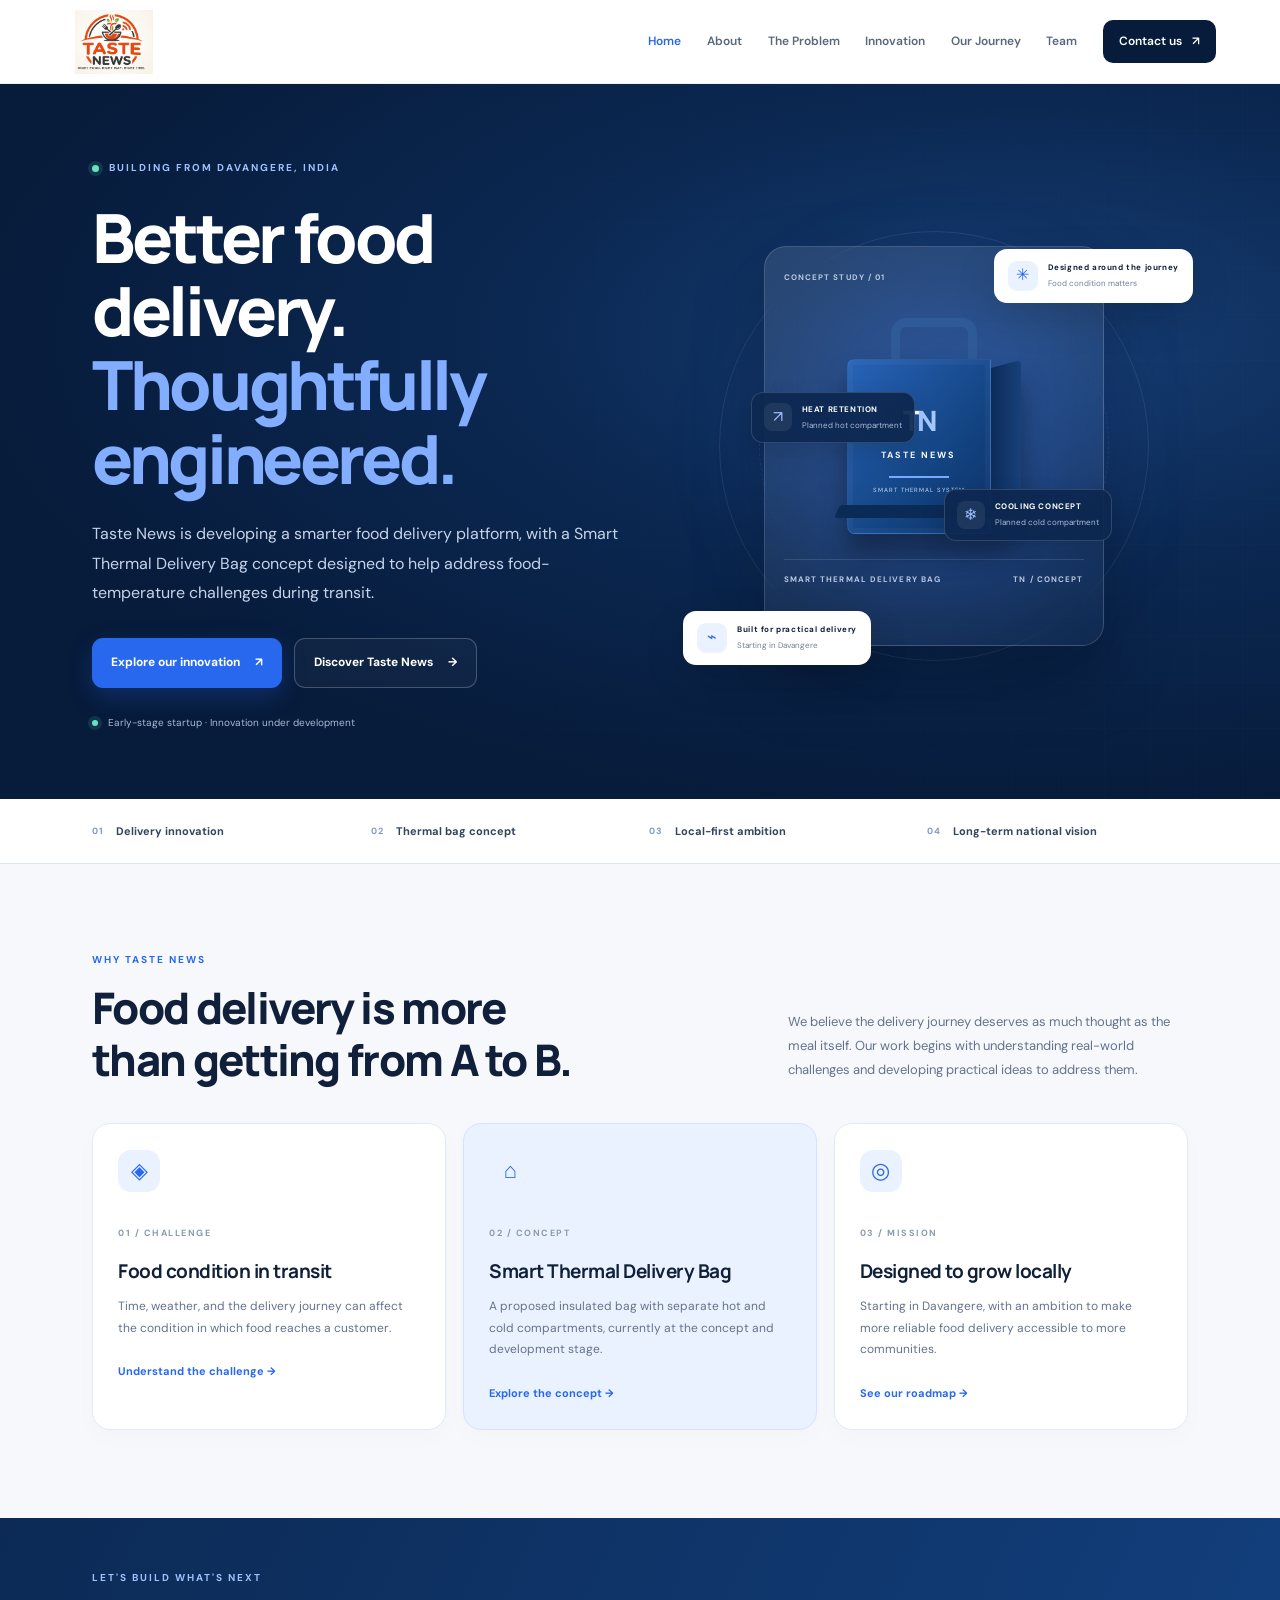
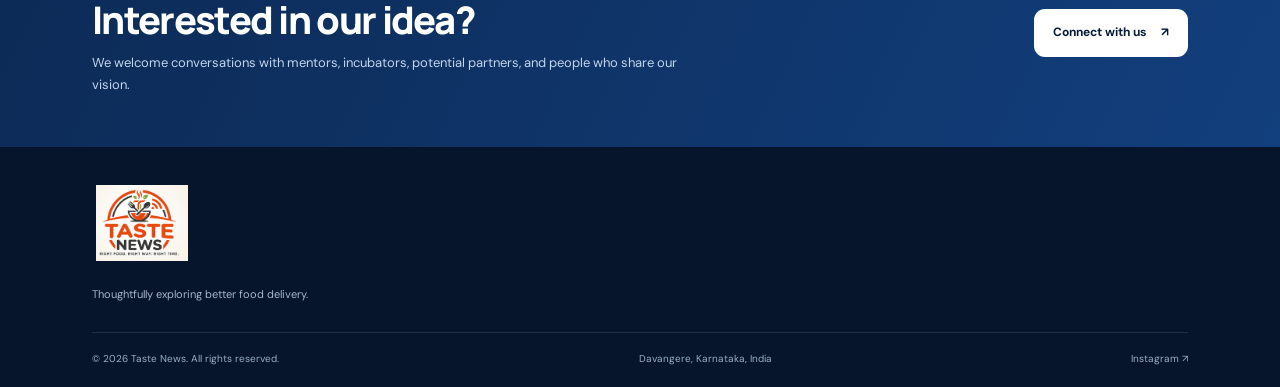
<file: index.html>
<!doctype html>
<html lang="en">
<head>
  <meta charset="utf-8"><meta name="viewport" content="width=device-width, initial-scale=1">
  <meta name="description" content="Taste News is developing smarter food delivery solutions, including a Smart Thermal Delivery Bag concept, starting in Davangere, Karnataka.">
  <meta name="theme-color" content="#071b3a">
  <title>Taste News | Smart Food Delivery Innovation</title>
  <link rel="preconnect" href="https://fonts.googleapis.com"><link rel="preconnect" href="https://fonts.gstatic.com" crossorigin>
  <link href="https://fonts.googleapis.com/css2?family=DM+Sans:wght@400;500;600;700&family=Manrope:wght@400;500;600;700;800&display=swap" rel="stylesheet">
  <link rel="stylesheet" href="styles.css">
</head>
<body>
<header class="site-header"><a class="brand" href="index.html" aria-label="Taste News home"><img class="brand-logo" src="taste-news-logo.png.png" alt="Taste News — Right Food. Right Way. Right Time."></a>
<button class="menu-toggle" aria-label="Toggle navigation" aria-expanded="false">☰</button>
<nav class="nav"><a class="active" href="index.html">Home</a><a href="about.html">About</a><a href="problem.html">The Problem</a><a href="innovation.html">Innovation</a><a href="journey.html">Our Journey</a><a href="team.html">Team</a><a class="nav-contact" href="contact.html">Contact us <span>↗</span></a></nav></header>
<main>
<section class="hero"><div class="hero-grid"></div><div class="hero-copy"><div class="eyebrow"><span class="pulse"></span> BUILDING FROM DAVANGERE, INDIA</div><h1>Better food delivery.<br><span>Thoughtfully engineered.</span></h1><p class="hero-lead">Taste News is developing a smarter food delivery platform, with a Smart Thermal Delivery Bag concept designed to help address food-temperature challenges during transit.</p><div class="hero-actions"><a class="button button-primary" href="innovation.html">Explore our innovation <span>↗</span></a><a class="button button-ghost" href="about.html">Discover Taste News <span>→</span></a></div><div class="hero-note"><span class="note-dot"></span> Early-stage startup · Innovation under development</div></div>
<div class="hero-visual"><div class="orbit orbit-one"></div><div class="orbit orbit-two"></div><div class="visual-glow"></div><div class="bag-card"><div class="bag-top"><span class="mini-label">CONCEPT STUDY / 01</span><span class="status-pill">IN DEVELOPMENT</span></div><div class="bag-illustration"><div class="bag-handle"></div><div class="bag-body"><div class="bag-front"><div class="bag-logo">T<span>N</span></div><div class="bag-wordmark">TASTE NEWS</div><div class="bag-line"></div><div class="bag-caption">SMART THERMAL SYSTEM</div></div><div class="bag-side"></div></div><div class="bag-base"></div></div><div class="temp-label temp-hot"><span>↗</span><div><b>HEAT RETENTION</b><small>Planned hot compartment</small></div></div><div class="temp-label temp-cold"><span>❄</span><div><b>COOLING CONCEPT</b><small>Planned cold compartment</small></div></div><div class="bag-bottom"><span>SMART THERMAL DELIVERY BAG</span><span>TN / CONCEPT</span></div></div><div class="floating-chip chip-top"><span class="chip-icon">✳</span><span><b>Designed around the journey</b><small>Food condition matters</small></span></div><div class="floating-chip chip-bottom"><span class="chip-icon">⌁</span><span><b>Built for practical delivery</b><small>Starting in Davangere</small></span></div></div></section>
<section class="trust-strip"><div><span class="strip-number">01</span><span>Delivery innovation</span></div><div><span class="strip-number">02</span><span>Thermal bag concept</span></div><div><span class="strip-number">03</span><span>Local-first ambition</span></div><div><span class="strip-number">04</span><span>Long-term national vision</span></div></section>
<section class="section section-light"><div class="section-heading"><div><div class="eyebrow dark-eyebrow">WHY TASTE NEWS</div><h2>Food delivery is more<br>than getting from A to B.</h2></div><p>We believe the delivery journey deserves as much thought as the meal itself. Our work begins with understanding real-world challenges and developing practical ideas to address them.</p></div><div class="feature-grid"><article class="feature-card"><div class="feature-icon">◈</div><span class="card-index">01 / CHALLENGE</span><h3>Food condition in transit</h3><p>Time, weather, and the delivery journey can affect the condition in which food reaches a customer.</p><a href="problem.html" class="text-link">Understand the challenge →</a></article><article class="feature-card feature-card-blue"><div class="feature-icon">⌂</div><span class="card-index">02 / CONCEPT</span><h3>Smart Thermal Delivery Bag</h3><p>A proposed insulated bag with separate hot and cold compartments, currently at the concept and development stage.</p><a href="innovation.html" class="text-link">Explore the concept →</a></article><article class="feature-card"><div class="feature-icon">◎</div><span class="card-index">03 / MISSION</span><h3>Designed to grow locally</h3><p>Starting in Davangere, with an ambition to make more reliable food delivery accessible to more communities.</p><a href="journey.html" class="text-link">See our roadmap →</a></article></div></section>
<section class="cta-band"><div><div class="eyebrow">LET'S BUILD WHAT'S NEXT</div><h2>Interested in our idea?</h2><p>We welcome conversations with mentors, incubators, potential partners, and people who share our vision.</p></div><a class="button button-white" href="contact.html">Connect with us <span>↗</span></a></section>
</main><footer class="footer"><a class="brand brand-footer" href="index.html"><img class="brand-logo" src="taste-news-logo.png.png" alt="Taste News — Right Food. Right Way. Right Time."></a><p>Thoughtfully exploring better food delivery.</p><div class="footer-bottom"><span>© <span data-year></span> Taste News. All rights reserved.</span><span>Davangere, Karnataka, India</span><span><a href="https://www.instagram.com/taste_news_offical/" target="_blank" rel="noreferrer">Instagram ↗</a></span></div></footer><script src="script.js"></script></body></html>
</file>
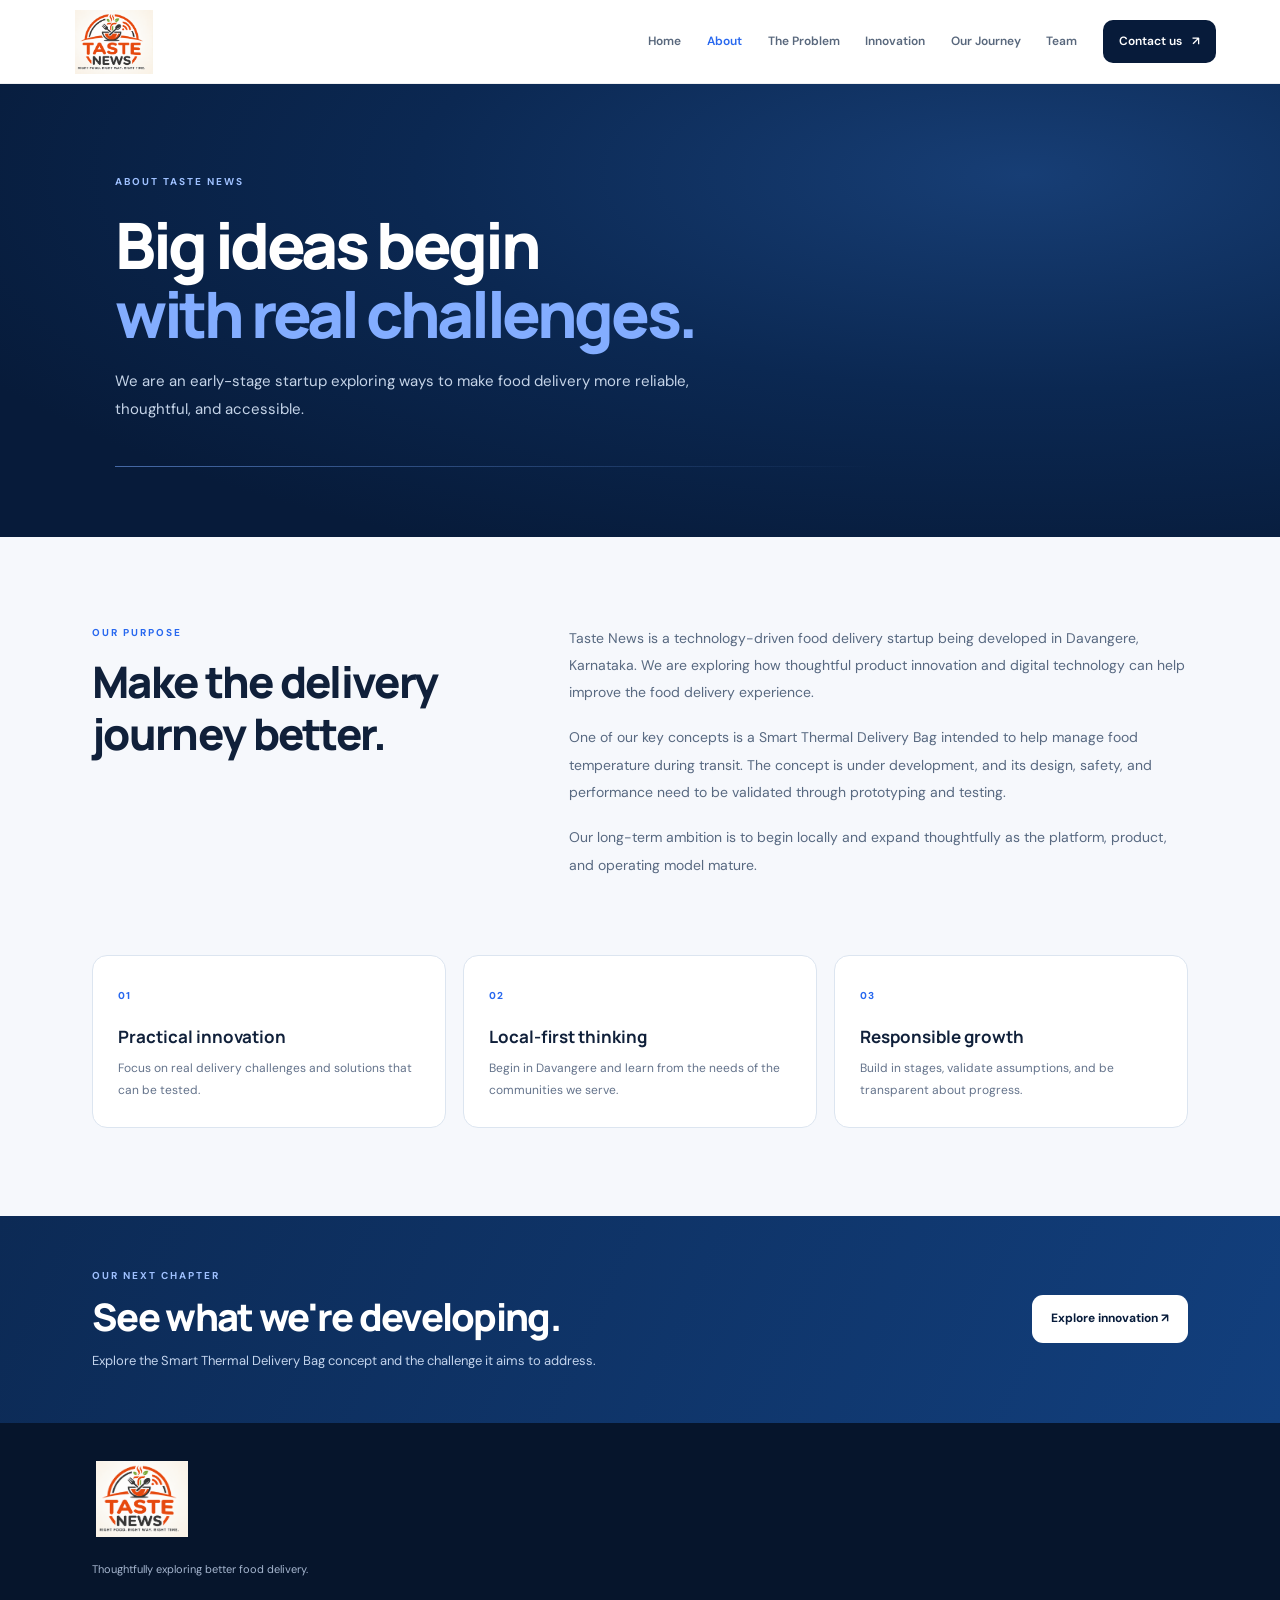
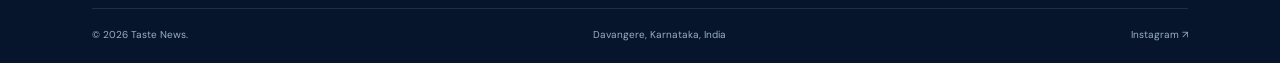
<file: about.html>
<!doctype html><html lang="en"><head><meta charset="utf-8"><meta name="viewport" content="width=device-width, initial-scale=1"><meta name="description" content="Learn about Taste News, our mission, and our approach to smarter food delivery."><title>About Us | Taste News</title><link href="https://fonts.googleapis.com/css2?family=DM+Sans:wght@400;500;600;700&family=Manrope:wght@400;500;600;700;800&display=swap" rel="stylesheet"><link rel="stylesheet" href="styles.css"></head><body><header class="site-header"><a class="brand" href="index.html"><img class="brand-logo" src="taste-news-logo.png.png" alt="Taste News — Right Food. Right Way. Right Time."></a><button class="menu-toggle" aria-label="Toggle navigation" aria-expanded="false">☰</button><nav class="nav"><a href="index.html">Home</a><a class="active" href="about.html">About</a><a href="problem.html">The Problem</a><a href="innovation.html">Innovation</a><a href="journey.html">Our Journey</a><a href="team.html">Team</a><a class="nav-contact" href="contact.html">Contact us <span>↗</span></a></nav></header><main><section class="page-hero"><div class="eyebrow">ABOUT TASTE NEWS</div><h1>Big ideas begin<br><span>with real challenges.</span></h1><p>We are an early-stage startup exploring ways to make food delivery more reliable, thoughtful, and accessible.</p><div class="page-hero-line"></div></section><section class="section section-light"><div class="split-section"><div><div class="eyebrow dark-eyebrow">OUR PURPOSE</div><h2>Make the delivery journey better.</h2></div><div class="prose"><p>Taste News is a technology-driven food delivery startup being developed in Davangere, Karnataka. We are exploring how thoughtful product innovation and digital technology can help improve the food delivery experience.</p><p>One of our key concepts is a Smart Thermal Delivery Bag intended to help manage food temperature during transit. The concept is under development, and its design, safety, and performance need to be validated through prototyping and testing.</p><p>Our long-term ambition is to begin locally and expand thoughtfully as the platform, product, and operating model mature.</p></div></div><div class="values-grid"><article><span>01</span><h3>Practical innovation</h3><p>Focus on real delivery challenges and solutions that can be tested.</p></article><article><span>02</span><h3>Local-first thinking</h3><p>Begin in Davangere and learn from the needs of the communities we serve.</p></article><article><span>03</span><h3>Responsible growth</h3><p>Build in stages, validate assumptions, and be transparent about progress.</p></article></div></section><section class="cta-band"><div><div class="eyebrow">OUR NEXT CHAPTER</div><h2>See what we're developing.</h2><p>Explore the Smart Thermal Delivery Bag concept and the challenge it aims to address.</p></div><a class="button button-white" href="innovation.html">Explore innovation ↗</a></section></main><footer class="footer"><a class="brand brand-footer" href="index.html"><img class="brand-logo" src="taste-news-logo.png.png" alt="Taste News — Right Food. Right Way. Right Time."></a><p>Thoughtfully exploring better food delivery.</p><div class="footer-bottom"><span>© <span data-year></span> Taste News.</span><span>Davangere, Karnataka, India</span><span><a href="https://www.instagram.com/taste_news_offical/" target="_blank" rel="noreferrer">Instagram ↗</a></span></div></footer><script src="script.js"></script></body></html>
</file>
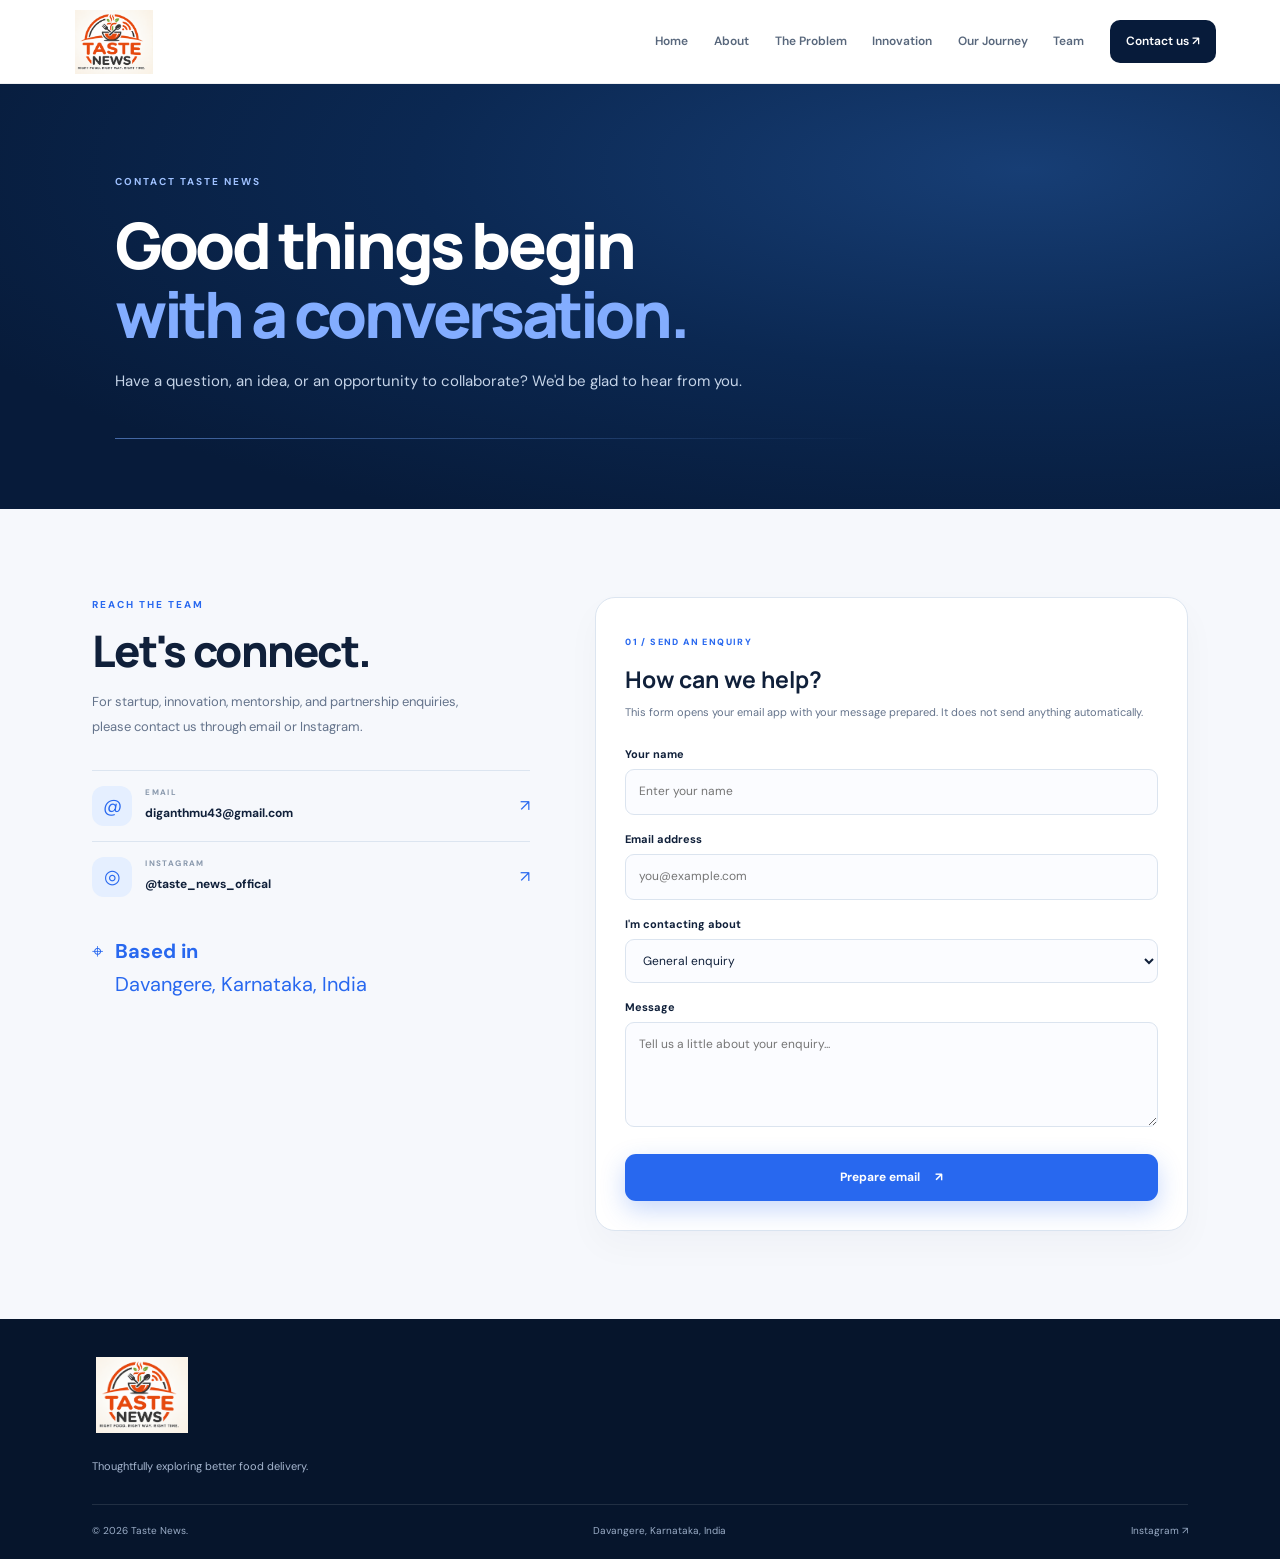
<file: contact.html>
<!doctype html><html lang="en"><head><meta charset="utf-8"><meta name="viewport" content="width=device-width, initial-scale=1"><meta name="description" content="Contact Taste News about our startup and Smart Thermal Delivery Bag concept."><title>Contact | Taste News</title><link href="https://fonts.googleapis.com/css2?family=DM+Sans:wght@400;500;600;700&family=Manrope:wght@400;500;600;700;800&display=swap" rel="stylesheet"><link rel="stylesheet" href="styles.css"></head><body><header class="site-header"><a class="brand" href="index.html"><img class="brand-logo" src="taste-news-logo.png.png" alt="Taste News — Right Food. Right Way. Right Time."></a><button class="menu-toggle" aria-label="Toggle navigation" aria-expanded="false">☰</button><nav class="nav"><a href="index.html">Home</a><a href="about.html">About</a><a href="problem.html">The Problem</a><a href="innovation.html">Innovation</a><a href="journey.html">Our Journey</a><a href="team.html">Team</a><a class="nav-contact active" href="contact.html">Contact us ↗</a></nav></header><main><section class="page-hero"><div class="eyebrow">CONTACT TASTE NEWS</div><h1>Good things begin<br><span>with a conversation.</span></h1><p>Have a question, an idea, or an opportunity to collaborate? We'd be glad to hear from you.</p><div class="page-hero-line"></div></section><section class="section section-light contact-layout"><div class="contact-info"><div class="eyebrow dark-eyebrow">REACH THE TEAM</div><h2>Let's connect.</h2><p>For startup, innovation, mentorship, and partnership enquiries, please contact us through email or Instagram.</p><a class="contact-link" href="mailto:diganthmu43@gmail.com"><span class="contact-icon">@</span><span><small>EMAIL</small><b>diganthmu43@gmail.com</b></span><span>↗</span></a><a class="contact-link" href="https://www.instagram.com/taste_news_offical/" target="_blank" rel="noreferrer"><span class="contact-icon">◎</span><span><small>INSTAGRAM</small><b>@taste_news_offical</b></span><span>↗</span></a><div class="location-note"><span>⌖</span><span><b>Based in</b><br>Davangere, Karnataka, India</span></div></div><form class="contact-form" id="contact-form"><div class="form-heading"><span>01 / SEND AN ENQUIRY</span><h3>How can we help?</h3><p>This form opens your email app with your message prepared. It does not send anything automatically.</p></div><label for="name">Your name</label><input id="name" name="name" autocomplete="name" required placeholder="Enter your name"><label for="email">Email address</label><input id="email" name="email" type="email" autocomplete="email" required placeholder="you@example.com"><label for="topic">I'm contacting about</label><select id="topic" name="topic"><option>General enquiry</option><option>Investor or incubator enquiry</option><option>Innovation or technical feedback</option><option>Partnership or mentorship</option><option>Media enquiry</option></select><label for="message">Message</label><textarea id="message" name="message" rows="4" required placeholder="Tell us a little about your enquiry..."></textarea><button class="button button-primary form-submit" type="submit">Prepare email <span>↗</span></button><p class="form-status" id="form-status" aria-live="polite"></p></form></section></main><footer class="footer"><a class="brand brand-footer" href="index.html"><img class="brand-logo" src="taste-news-logo.png.png" alt="Taste News — Right Food. Right Way. Right Time."></a><p>Thoughtfully exploring better food delivery.</p><div class="footer-bottom"><span>© <span data-year></span> Taste News.</span><span>Davangere, Karnataka, India</span><span><a href="https://www.instagram.com/taste_news_offical/" target="_blank" rel="noreferrer">Instagram ↗</a></span></div></footer><script src="script.js"></script></body></html>
</file>
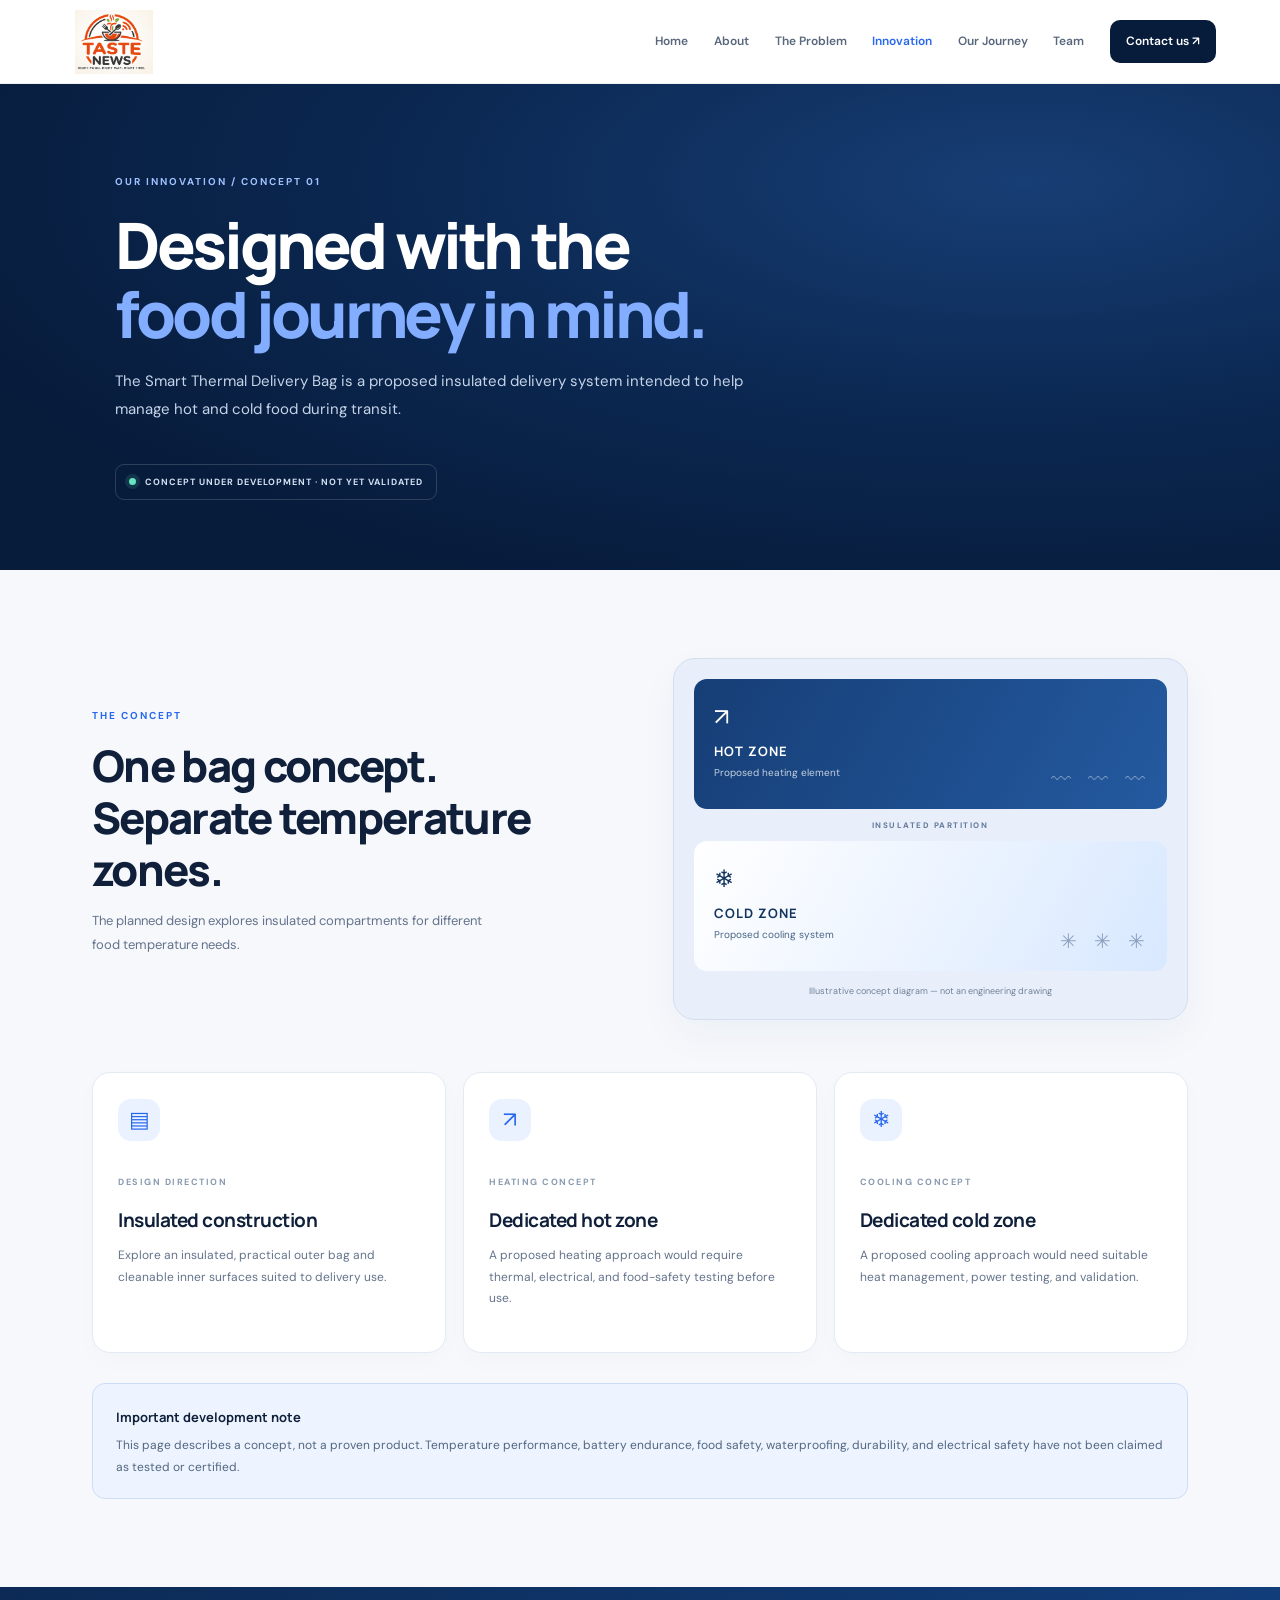
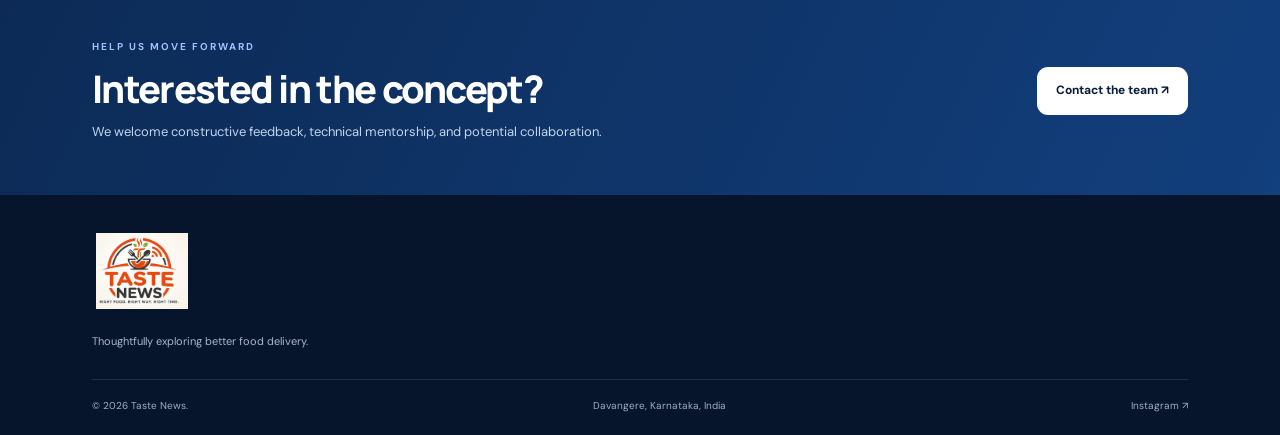
<file: innovation.html>
<!doctype html><html lang="en"><head><meta charset="utf-8"><meta name="viewport" content="width=device-width, initial-scale=1"><meta name="description" content="Discover the Taste News Smart Thermal Delivery Bag concept, currently under development."><title>Our Innovation | Taste News</title><link href="https://fonts.googleapis.com/css2?family=DM+Sans:wght@400;500;600;700&family=Manrope:wght@400;500;600;700;800&display=swap" rel="stylesheet"><link rel="stylesheet" href="styles.css"></head><body><header class="site-header"><a class="brand" href="index.html"><img class="brand-logo" src="taste-news-logo.png.png" alt="Taste News — Right Food. Right Way. Right Time."></a><button class="menu-toggle" aria-label="Toggle navigation" aria-expanded="false">☰</button><nav class="nav"><a href="index.html">Home</a><a href="about.html">About</a><a href="problem.html">The Problem</a><a class="active" href="innovation.html">Innovation</a><a href="journey.html">Our Journey</a><a href="team.html">Team</a><a class="nav-contact" href="contact.html">Contact us ↗</a></nav></header><main><section class="page-hero"><div class="eyebrow">OUR INNOVATION / CONCEPT 01</div><h1>Designed with the<br><span>food journey in mind.</span></h1><p>The Smart Thermal Delivery Bag is a proposed insulated delivery system intended to help manage hot and cold food during transit.</p><div class="status-banner"><span class="status-dot"></span> CONCEPT UNDER DEVELOPMENT · NOT YET VALIDATED</div></section><section class="section section-light"><div class="split-section innovation-split"><div><div class="eyebrow dark-eyebrow">THE CONCEPT</div><h2>One bag concept.<br>Separate temperature zones.</h2><p class="muted">The planned design explores insulated compartments for different food temperature needs.</p></div><div class="concept-diagram"><div class="diagram-compartment hot-zone"><span class="zone-icon">↗</span><b>HOT ZONE</b><small>Proposed heating element</small><div class="zone-waves">〰 〰 〰</div></div><div class="diagram-divider"><span>INSULATED PARTITION</span></div><div class="diagram-compartment cold-zone"><span class="zone-icon">❄</span><b>COLD ZONE</b><small>Proposed cooling system</small><div class="zone-snow">✳ ✳ ✳</div></div><div class="diagram-footnote">Illustrative concept diagram — not an engineering drawing</div></div></div><div class="feature-grid innovation-features"><article class="feature-card"><div class="feature-icon">▤</div><span class="card-index">DESIGN DIRECTION</span><h3>Insulated construction</h3><p>Explore an insulated, practical outer bag and cleanable inner surfaces suited to delivery use.</p></article><article class="feature-card"><div class="feature-icon">↗</div><span class="card-index">HEATING CONCEPT</span><h3>Dedicated hot zone</h3><p>A proposed heating approach would require thermal, electrical, and food-safety testing before use.</p></article><article class="feature-card"><div class="feature-icon">❄</div><span class="card-index">COOLING CONCEPT</span><h3>Dedicated cold zone</h3><p>A proposed cooling approach would need suitable heat management, power testing, and validation.</p></article></div><div class="notice"><strong>Important development note</strong><p>This page describes a concept, not a proven product. Temperature performance, battery endurance, food safety, waterproofing, durability, and electrical safety have not been claimed as tested or certified.</p></div></section><section class="cta-band"><div><div class="eyebrow">HELP US MOVE FORWARD</div><h2>Interested in the concept?</h2><p>We welcome constructive feedback, technical mentorship, and potential collaboration.</p></div><a class="button button-white" href="contact.html">Contact the team ↗</a></section></main><footer class="footer"><a class="brand brand-footer" href="index.html"><img class="brand-logo" src="taste-news-logo.png.png" alt="Taste News — Right Food. Right Way. Right Time."></a><p>Thoughtfully exploring better food delivery.</p><div class="footer-bottom"><span>© <span data-year></span> Taste News.</span><span>Davangere, Karnataka, India</span><span><a href="https://www.instagram.com/taste_news_offical/" target="_blank" rel="noreferrer">Instagram ↗</a></span></div></footer><script src="script.js"></script></body></html>
</file>
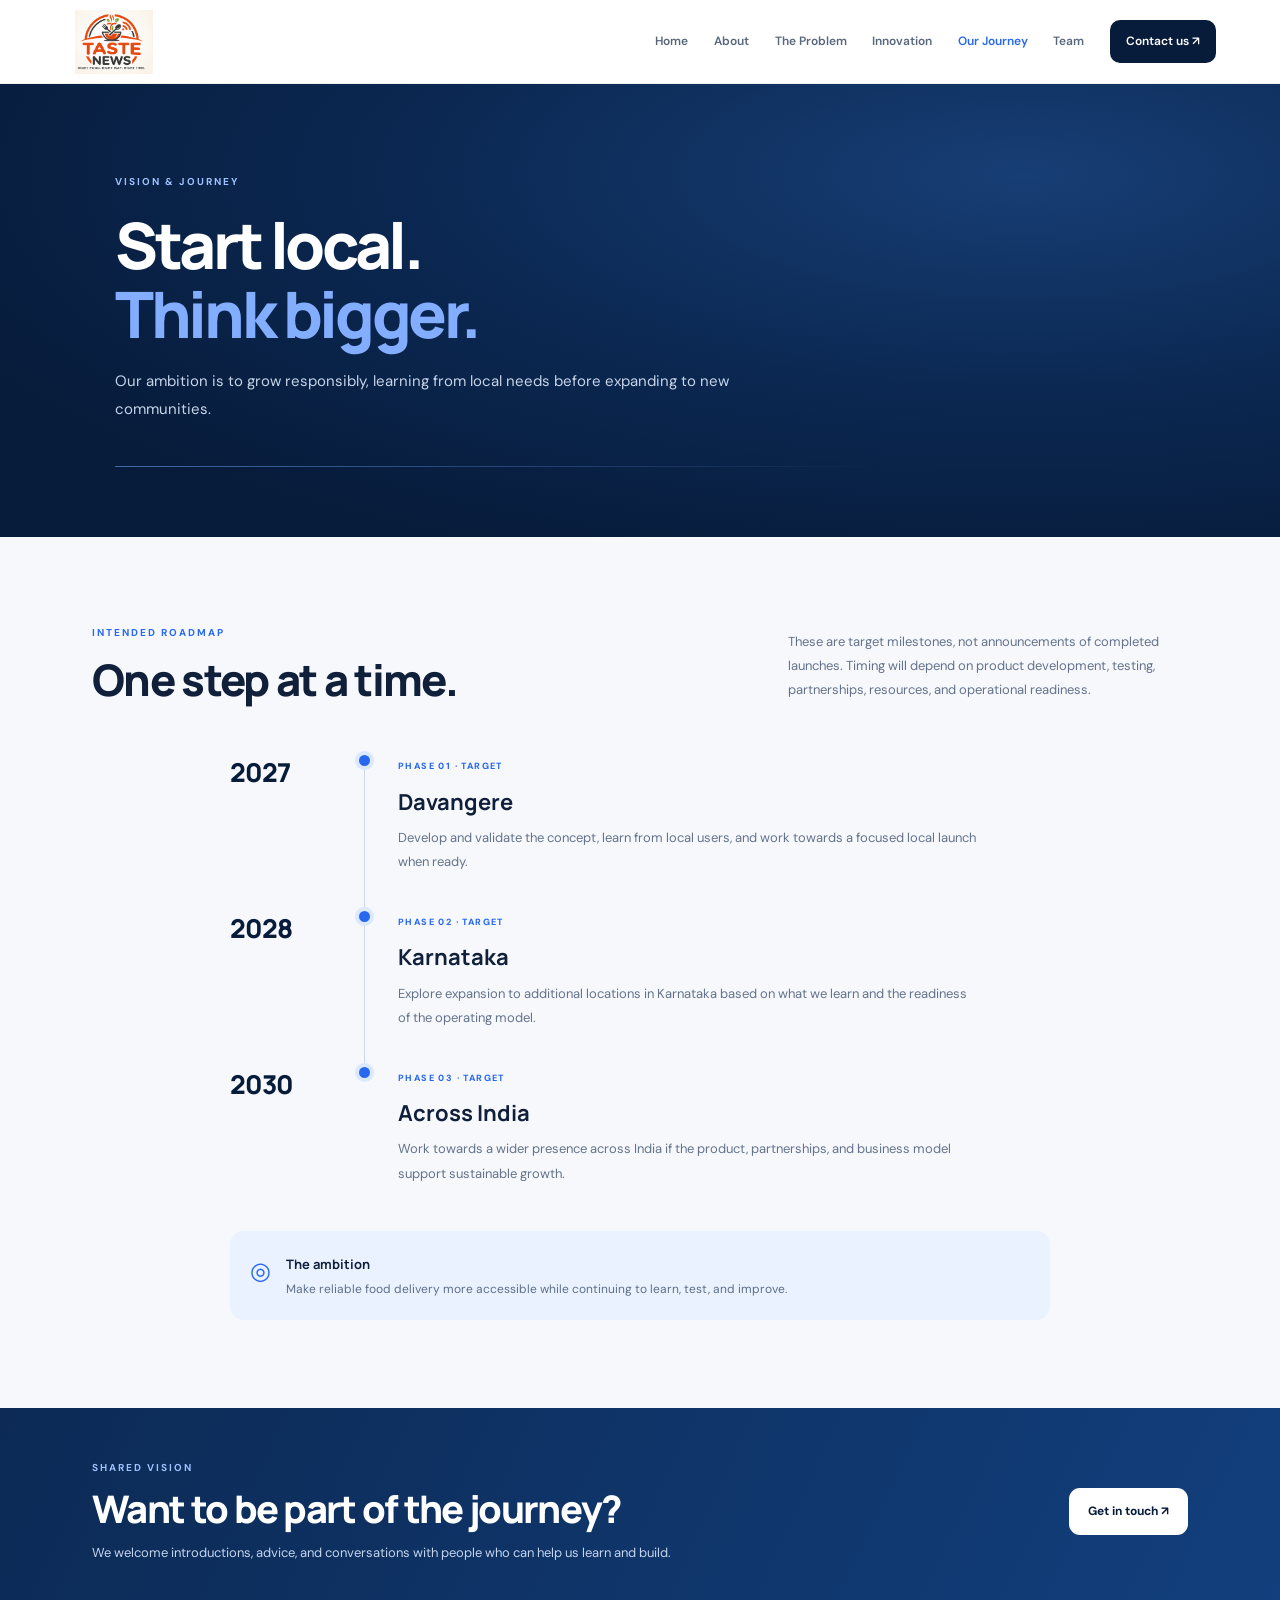
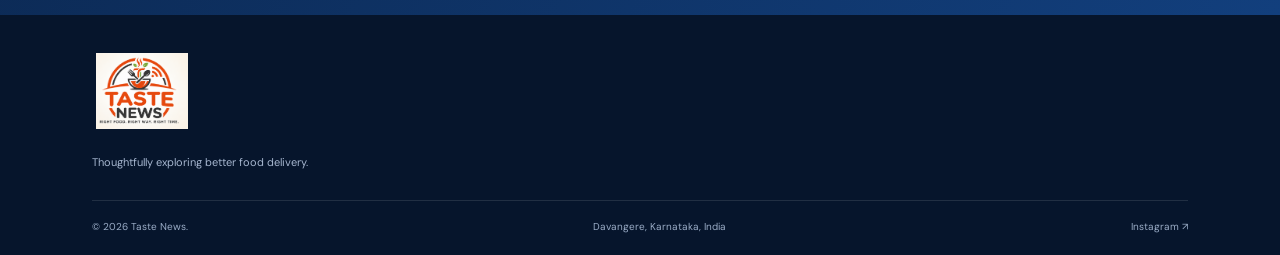
<file: journey.html>
<!doctype html><html lang="en"><head><meta charset="utf-8"><meta name="viewport" content="width=device-width, initial-scale=1"><meta name="description" content="Taste News vision and intended expansion roadmap."><title>Our Journey | Taste News</title><link href="https://fonts.googleapis.com/css2?family=DM+Sans:wght@400;500;600;700&family=Manrope:wght@400;500;600;700;800&display=swap" rel="stylesheet"><link rel="stylesheet" href="styles.css"></head><body><header class="site-header"><a class="brand" href="index.html"><img class="brand-logo" src="taste-news-logo.png.png" alt="Taste News — Right Food. Right Way. Right Time."></a><button class="menu-toggle" aria-label="Toggle navigation" aria-expanded="false">☰</button><nav class="nav"><a href="index.html">Home</a><a href="about.html">About</a><a href="problem.html">The Problem</a><a href="innovation.html">Innovation</a><a class="active" href="journey.html">Our Journey</a><a href="team.html">Team</a><a class="nav-contact" href="contact.html">Contact us ↗</a></nav></header><main><section class="page-hero"><div class="eyebrow">VISION & JOURNEY</div><h1>Start local.<br><span>Think bigger.</span></h1><p>Our ambition is to grow responsibly, learning from local needs before expanding to new communities.</p><div class="page-hero-line"></div></section><section class="section section-light"><div class="section-heading"><div><div class="eyebrow dark-eyebrow">INTENDED ROADMAP</div><h2>One step at a time.</h2></div><p>These are target milestones, not announcements of completed launches. Timing will depend on product development, testing, partnerships, resources, and operational readiness.</p></div><div class="timeline"><article class="timeline-item"><div class="timeline-year">2027</div><div class="timeline-marker"></div><div class="timeline-content"><span class="timeline-tag">PHASE 01 · TARGET</span><h3>Davangere</h3><p>Develop and validate the concept, learn from local users, and work towards a focused local launch when ready.</p></div></article><article class="timeline-item"><div class="timeline-year">2028</div><div class="timeline-marker"></div><div class="timeline-content"><span class="timeline-tag">PHASE 02 · TARGET</span><h3>Karnataka</h3><p>Explore expansion to additional locations in Karnataka based on what we learn and the readiness of the operating model.</p></div></article><article class="timeline-item"><div class="timeline-year">2030</div><div class="timeline-marker"></div><div class="timeline-content"><span class="timeline-tag">PHASE 03 · TARGET</span><h3>Across India</h3><p>Work towards a wider presence across India if the product, partnerships, and business model support sustainable growth.</p></div></article></div><div class="vision-note"><span>◎</span><div><b>The ambition</b><p>Make reliable food delivery more accessible while continuing to learn, test, and improve.</p></div></div></section><section class="cta-band"><div><div class="eyebrow">SHARED VISION</div><h2>Want to be part of the journey?</h2><p>We welcome introductions, advice, and conversations with people who can help us learn and build.</p></div><a class="button button-white" href="contact.html">Get in touch ↗</a></section></main><footer class="footer"><a class="brand brand-footer" href="index.html"><img class="brand-logo" src="taste-news-logo.png.png" alt="Taste News — Right Food. Right Way. Right Time."></a><p>Thoughtfully exploring better food delivery.</p><div class="footer-bottom"><span>© <span data-year></span> Taste News.</span><span>Davangere, Karnataka, India</span><span><a href="https://www.instagram.com/taste_news_offical/" target="_blank" rel="noreferrer">Instagram ↗</a></span></div></footer><script src="script.js"></script></body></html>
</file>
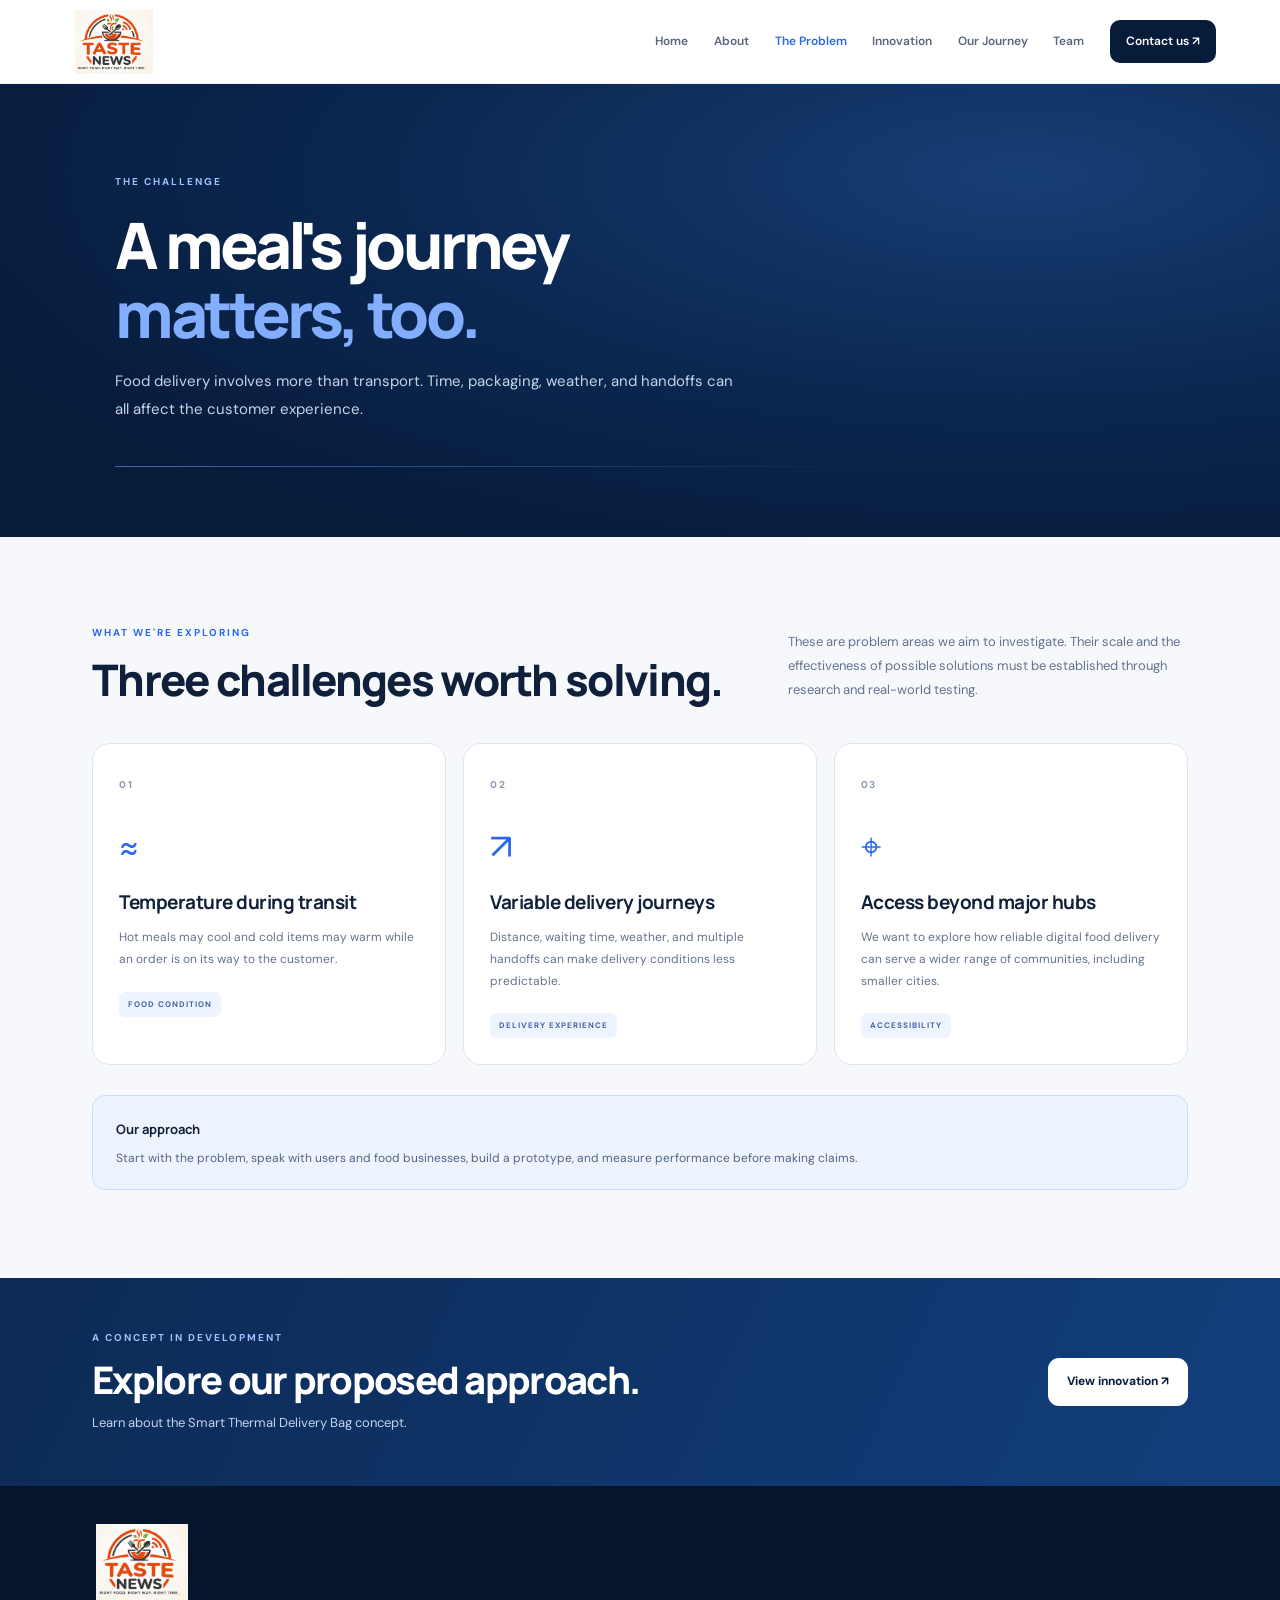
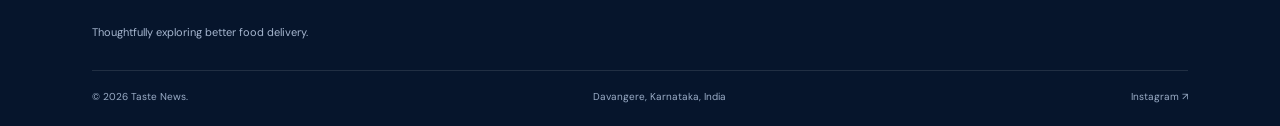
<file: problem.html>
<!doctype html><html lang="en"><head><meta charset="utf-8"><meta name="viewport" content="width=device-width, initial-scale=1"><meta name="description" content="The food delivery challenges Taste News is exploring."><title>The Problem | Taste News</title><link href="https://fonts.googleapis.com/css2?family=DM+Sans:wght@400;500;600;700&family=Manrope:wght@400;500;600;700;800&display=swap" rel="stylesheet"><link rel="stylesheet" href="styles.css"></head><body><header class="site-header"><a class="brand" href="index.html"><img class="brand-logo" src="taste-news-logo.png.png" alt="Taste News — Right Food. Right Way. Right Time."></a><button class="menu-toggle" aria-label="Toggle navigation" aria-expanded="false">☰</button><nav class="nav"><a href="index.html">Home</a><a href="about.html">About</a><a class="active" href="problem.html">The Problem</a><a href="innovation.html">Innovation</a><a href="journey.html">Our Journey</a><a href="team.html">Team</a><a class="nav-contact" href="contact.html">Contact us ↗</a></nav></header><main><section class="page-hero"><div class="eyebrow">THE CHALLENGE</div><h1>A meal's journey<br><span>matters, too.</span></h1><p>Food delivery involves more than transport. Time, packaging, weather, and handoffs can all affect the customer experience.</p><div class="page-hero-line"></div></section><section class="section section-light"><div class="section-heading"><div><div class="eyebrow dark-eyebrow">WHAT WE'RE EXPLORING</div><h2>Three challenges worth solving.</h2></div><p>These are problem areas we aim to investigate. Their scale and the effectiveness of possible solutions must be established through research and real-world testing.</p></div><div class="problem-grid"><article class="problem-card"><span class="problem-number">01</span><div class="problem-symbol">≈</div><h3>Temperature during transit</h3><p>Hot meals may cool and cold items may warm while an order is on its way to the customer.</p><div class="problem-tag">FOOD CONDITION</div></article><article class="problem-card"><span class="problem-number">02</span><div class="problem-symbol">↗</div><h3>Variable delivery journeys</h3><p>Distance, waiting time, weather, and multiple handoffs can make delivery conditions less predictable.</p><div class="problem-tag">DELIVERY EXPERIENCE</div></article><article class="problem-card"><span class="problem-number">03</span><div class="problem-symbol">⌖</div><h3>Access beyond major hubs</h3><p>We want to explore how reliable digital food delivery can serve a wider range of communities, including smaller cities.</p><div class="problem-tag">ACCESSIBILITY</div></article></div><div class="notice"><strong>Our approach</strong><p>Start with the problem, speak with users and food businesses, build a prototype, and measure performance before making claims.</p></div></section><section class="cta-band"><div><div class="eyebrow">A CONCEPT IN DEVELOPMENT</div><h2>Explore our proposed approach.</h2><p>Learn about the Smart Thermal Delivery Bag concept.</p></div><a class="button button-white" href="innovation.html">View innovation ↗</a></section></main><footer class="footer"><a class="brand brand-footer" href="index.html"><img class="brand-logo" src="taste-news-logo.png.png" alt="Taste News — Right Food. Right Way. Right Time."></a><p>Thoughtfully exploring better food delivery.</p><div class="footer-bottom"><span>© <span data-year></span> Taste News.</span><span>Davangere, Karnataka, India</span><span><a href="https://www.instagram.com/taste_news_offical/" target="_blank" rel="noreferrer">Instagram ↗</a></span></div></footer><script src="script.js"></script></body></html>
</file>
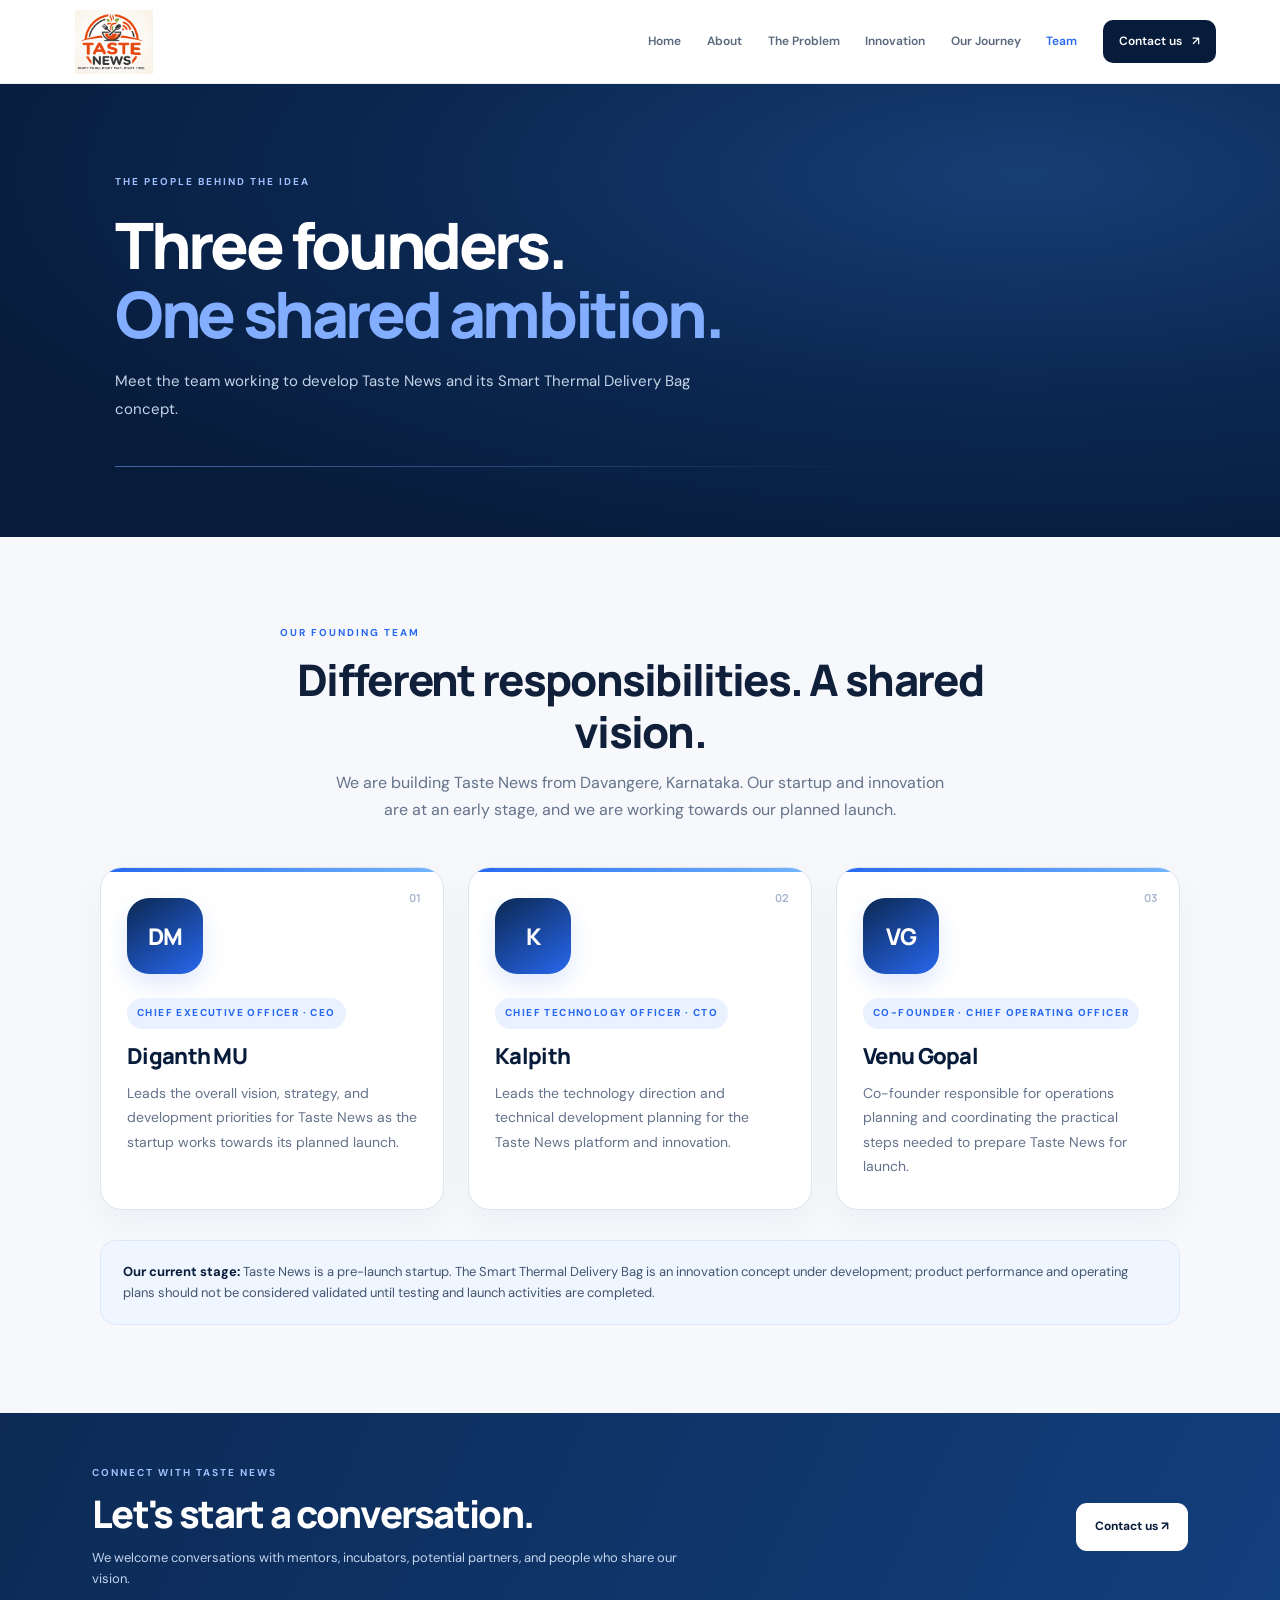
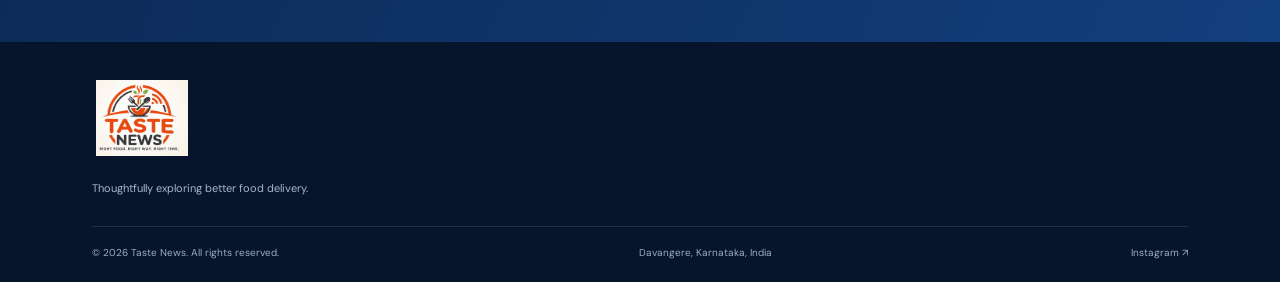
<file: team.html>
<!doctype html>
<html lang="en">
<head>
<meta charset="utf-8"><meta name="viewport" content="width=device-width, initial-scale=1">
<meta name="description" content="Meet the Taste News founding team: CEO Diganth MU, CTO Kalpith, and Co-founder and COO Venu Gopal.">
<meta name="theme-color" content="#071b3a">
<title>Our Team | Taste News</title>
<link rel="preconnect" href="https://fonts.googleapis.com"><link rel="preconnect" href="https://fonts.gstatic.com" crossorigin>
<link href="https://fonts.googleapis.com/css2?family=DM+Sans:wght@400;500;600;700&family=Manrope:wght@400;500;600;700;800&display=swap" rel="stylesheet">
<link rel="stylesheet" href="styles.css">
<style>
.team-intro{max-width:720px;margin:0 auto 44px;text-align:center}.team-intro p{color:var(--muted);margin:12px auto 0;max-width:620px}.team-grid{display:grid;grid-template-columns:repeat(3,minmax(0,1fr));gap:24px;max-width:1080px;margin:0 auto}.team-card{position:relative;overflow:hidden;background:#fff;border:1px solid var(--line);border-radius:22px;padding:30px 26px;box-shadow:0 12px 34px #10203a0a;transition:transform .2s,box-shadow .2s}.team-card:hover{transform:translateY(-5px);box-shadow:0 20px 42px #10203a12}.team-card:before{content:"";position:absolute;inset:0 0 auto;height:4px;background:linear-gradient(90deg,#2868ef,#72b7ff)}.team-avatar{width:76px;height:76px;display:grid;place-items:center;border-radius:22px;background:linear-gradient(145deg,#0b2852,#2868ef);color:#fff;font:800 23px Manrope,sans-serif;letter-spacing:-1px;box-shadow:0 10px 22px #2868ef26;margin-bottom:24px}.team-role{display:inline-block;font-size:10px;letter-spacing:1.4px;font-weight:800;color:#2868ef;background:#eaf2ff;border-radius:999px;padding:7px 10px;margin-bottom:12px}.team-card h3{font:800 22px Manrope,sans-serif;letter-spacing:-.7px;margin:0 0 10px;color:var(--navy)}.team-card p{font-size:14px;color:var(--muted);margin:0;line-height:1.75}.team-number{position:absolute;right:22px;top:22px;color:#a7b7ce;font:700 11px Manrope,sans-serif}.team-note{max-width:1080px;margin:30px auto 0;padding:20px 22px;border:1px solid #dce8fa;border-radius:16px;background:#f0f6ff;color:#425571;font-size:13px}.team-note strong{color:var(--navy)}@media(max-width:760px){.team-grid{grid-template-columns:1fr;max-width:440px}.team-card{padding:26px}.team-intro{text-align:left}}
</style>
</head>
<body>
<header class="site-header"><a class="brand" href="index.html" aria-label="Taste News home"><img class="brand-logo" src="taste-news-logo.png.png" alt="Taste News — Right Food. Right Way. Right Time."></a>
<button class="menu-toggle" aria-label="Toggle navigation" aria-expanded="false">☰</button>
<nav class="nav"><a href="index.html">Home</a><a href="about.html">About</a><a href="problem.html">The Problem</a><a href="innovation.html">Innovation</a><a href="journey.html">Our Journey</a><a class="active" href="team.html">Team</a><a class="nav-contact" href="contact.html">Contact us <span>↗</span></a></nav></header>
<main>
<section class="page-hero"><div class="eyebrow">THE PEOPLE BEHIND THE IDEA</div><h1>Three founders.<br><span>One shared ambition.</span></h1><p>Meet the team working to develop Taste News and its Smart Thermal Delivery Bag concept.</p><div class="page-hero-line"></div></section>
<section class="section section-light">
<div class="team-intro"><div class="eyebrow dark-eyebrow">OUR FOUNDING TEAM</div><h2>Different responsibilities. A shared vision.</h2><p>We are building Taste News from Davangere, Karnataka. Our startup and innovation are at an early stage, and we are working towards our planned launch.</p></div>
<div class="team-grid">
<article class="team-card"><span class="team-number">01</span><div class="team-avatar">DM</div><span class="team-role">CHIEF EXECUTIVE OFFICER · CEO</span><h3>Diganth MU</h3><p>Leads the overall vision, strategy, and development priorities for Taste News as the startup works towards its planned launch.</p></article>
<article class="team-card"><span class="team-number">02</span><div class="team-avatar">K</div><span class="team-role">CHIEF TECHNOLOGY OFFICER · CTO</span><h3>Kalpith</h3><p>Leads the technology direction and technical development planning for the Taste News platform and innovation.</p></article>
<article class="team-card"><span class="team-number">03</span><div class="team-avatar">VG</div><span class="team-role">CO-FOUNDER · CHIEF OPERATING OFFICER</span><h3>Venu Gopal</h3><p>Co-founder responsible for operations planning and coordinating the practical steps needed to prepare Taste News for launch.</p></article>
</div>
<div class="team-note"><strong>Our current stage:</strong> Taste News is a pre-launch startup. The Smart Thermal Delivery Bag is an innovation concept under development; product performance and operating plans should not be considered validated until testing and launch activities are completed.</div>
</section>
<section class="cta-band"><div><div class="eyebrow">CONNECT WITH TASTE NEWS</div><h2>Let's start a conversation.</h2><p>We welcome conversations with mentors, incubators, potential partners, and people who share our vision.</p></div><a class="button button-white" href="contact.html">Contact us ↗</a></section>
</main>
<footer class="footer"><a class="brand brand-footer" href="index.html"><img class="brand-logo" src="taste-news-logo.png.png" alt="Taste News — Right Food. Right Way. Right Time."></a><p>Thoughtfully exploring better food delivery.</p><div class="footer-bottom"><span>© <span data-year></span> Taste News. All rights reserved.</span><span>Davangere, Karnataka, India</span><span><a href="https://www.instagram.com/taste_news_offical/" target="_blank" rel="noreferrer">Instagram ↗</a></span></div></footer>
<script src="script.js"></script></body></html>
</file>
<file: styles.css>
:root{--navy:#071b3a;--navy2:#0d2d5b;--blue:#2868ef;--sky:#eaf2ff;--ink:#10203a;--muted:#64738b;--line:#dce5f0;--paper:#f6f8fc;--white:#fff;--radius:22px}*{box-sizing:border-box}html{scroll-behavior:smooth}body{margin:0;background:var(--paper);color:var(--ink);font-family:"DM Sans",sans-serif;line-height:1.65;-webkit-font-smoothing:antialiased}a{color:inherit;text-decoration:none}button,input,textarea,select{font:inherit}.site-header{height:84px;padding:0 clamp(20px,5vw,76px);display:flex;align-items:center;justify-content:space-between;background:#fff;border-bottom:1px solid rgba(16,32,58,.07);position:relative;z-index:10}.brand{display:inline-flex;align-items:center;gap:11px;flex-shrink:0}.brand-logo{display:block;width:100px;height:64px;max-width:100px;max-height:64px;object-fit:contain;flex:0 0 100px}.site-header .brand-logo{width:100px!important;height:64px!important;max-width:100px!important;max-height:64px!important}.footer .brand-logo{width:150px;height:76px;max-width:150px;max-height:76px;object-fit:contain}.brand-mark{width:43px;height:43px;border-radius:13px;background:var(--navy);color:white;display:grid;place-items:center;font-family:Manrope,sans-serif;font-weight:800;font-size:18px;letter-spacing:-2px;box-shadow:0 7px 18px #071b3a24}.brand-mark span{color:#70a2ff}.brand-name{font-family:Manrope,sans-serif;font-size:18px;letter-spacing:-.8px;font-weight:500;line-height:1.1}.brand-name b{font-weight:800}.brand-name small{display:block;font-family:"DM Sans",sans-serif;font-size:8px;letter-spacing:1.5px;font-weight:700;color:#738198;margin-top:5px}.nav{display:flex;align-items:center;gap:clamp(12px,2vw,29px);font-size:12px;font-weight:600;color:#58677c}.nav>a{transition:color .2s}.nav>a:hover,.nav>a.active{color:var(--blue)}.nav-contact{padding:12px 16px;border-radius:10px;background:var(--navy);color:white!important}.nav-contact span{margin-left:7px}.menu-toggle{display:none;border:0;background:transparent;font-size:25px;color:var(--navy)}.hero{min-height:650px;background:radial-gradient(ellipse at 80% 35%,#173e75 0%,#0b2852 35%,#071b3a 74%);color:white;padding:76px clamp(22px,7.2vw,110px) 68px;display:grid;grid-template-columns:1.05fr .95fr;align-items:center;gap:25px;position:relative;overflow:hidden}.hero-grid{position:absolute;inset:0;opacity:.12;background-image:linear-gradient(#b6d0ff1a 1px,transparent 1px),linear-gradient(90deg,#b6d0ff1a 1px,transparent 1px);background-size:46px 46px;mask-image:linear-gradient(90deg,transparent,#000)}.hero-copy{position:relative;z-index:1;max-width:640px}.eyebrow{font-size:10px;letter-spacing:2px;font-weight:700;color:#9fc1ff;display:flex;align-items:center;gap:10px}.pulse,.note-dot,.status-dot{width:7px;height:7px;border-radius:50%;background:#66e4bd;display:inline-block;box-shadow:0 0 0 4px #66e4bd20}.hero h1,.page-hero h1{font-family:Manrope,sans-serif;font-size:clamp(42px,5.3vw,72px);line-height:1.09;letter-spacing:-3.4px;margin:24px 0 23px;font-weight:800}.hero h1 span,.page-hero h1 span{color:#83adff}.hero-lead{font-size:16px;line-height:1.85;color:#c6d4e9;max-width:530px}.hero-actions{display:flex;gap:12px;flex-wrap:wrap;margin-top:30px}.button{display:inline-flex;align-items:center;justify-content:center;gap:15px;border:0;border-radius:11px;padding:14px 19px;font-size:12px;font-weight:700;cursor:pointer;transition:transform .2s,box-shadow .2s}.button:hover{transform:translateY(-2px)}.button-primary{background:var(--blue);color:white;box-shadow:0 9px 24px #2868ef40}.button-ghost{border:1px solid #ffffff38;color:white;background:#ffffff09}.hero-note{font-size:10px;color:#a8bad4;display:flex;align-items:center;gap:10px;margin-top:27px}.note-dot{width:6px;height:6px}.hero-visual{position:relative;min-height:470px;display:grid;place-items:center}.visual-glow{position:absolute;width:330px;height:330px;border-radius:50%;background:#2868ef36;filter:blur(48px)}.orbit{position:absolute;border:1px solid #ffffff15;border-radius:50%;width:430px;height:430px}.orbit-two{width:350px;height:350px;border-style:dashed}.bag-card{position:relative;width:min(340px,83%);min-height:400px;border:1px solid #ffffff28;border-radius:22px;background:linear-gradient(145deg,#ffffff1b,#ffffff08);backdrop-filter:blur(16px);padding:19px 19px 15px;box-shadow:0 30px 70px #0004;z-index:2}.bag-top,.bag-bottom{display:flex;align-items:center;justify-content:space-between;gap:10px}.mini-label,.bag-bottom{font-size:8px;letter-spacing:1.1px;color:#b9c9e0;font-weight:700}.status-pill{font-size:7px;letter-spacing:.6px;padding:5px 7px;border:1px solid #76d9b65c;border-radius:20px;color:#9ef0d1}.bag-illustration{height:270px;display:flex;align-items:center;justify-content:center;position:relative;perspective:700px}.bag-handle{position:absolute;top:29px;width:86px;height:48px;border:9px solid #2f5a98;border-bottom:0;border-radius:15px 15px 0 0}.bag-body{position:relative;margin-top:44px;width:174px;height:175px;display:flex;filter:drop-shadow(0 19px 13px #0005)}.bag-front{position:relative;z-index:2;flex:1;background:linear-gradient(130deg,#2863b8,#12427f 65%,#0e3268);border:1px solid #75aaff45;border-radius:8px 0 4px 8px;display:flex;align-items:center;flex-direction:column;justify-content:center;box-shadow:inset 0 0 0 5px #ffffff08}.bag-side{width:31px;background:linear-gradient(90deg,#0c2b57,#17417a);transform:skewY(-15deg);margin:5px 0 5px -1px;border-radius:0 5px 5px 0}.bag-base{position:absolute;bottom:41px;width:193px;height:13px;background:#0a2b56;transform:skewX(-25deg);border-radius:3px}.bag-logo{font-family:Manrope,sans-serif;font-weight:800;font-size:28px;letter-spacing:-3px;color:white}.bag-logo span{color:#a6c9ff}.bag-wordmark{font-size:9px;letter-spacing:2px;color:#fff;font-weight:700;margin-top:5px}.bag-line{height:2px;width:60px;background:#76aaff;margin:13px 0 8px}.bag-caption{font-size:6px;letter-spacing:1px;color:#c5dcff}.temp-label{position:absolute;display:flex;align-items:center;gap:10px;background:#0d2850eF;border:1px solid #ffffff25;padding:10px 12px;border-radius:12px;z-index:3;box-shadow:0 10px 25px #0002}.temp-label>span{width:28px;height:28px;display:grid;place-items:center;border-radius:8px;background:#ffffff12;color:#9ec1ff}.temp-label b,.floating-chip b{font-size:8px;letter-spacing:.6px;display:block}.temp-label small,.floating-chip small{font-size:8px;color:#aebed5;display:block;margin-top:3px}.temp-hot{left:-14px;top:145px}.temp-cold{right:-9px;bottom:104px}.bag-bottom{border-top:1px solid #ffffff20;padding-top:13px}.floating-chip{position:absolute;display:flex;align-items:center;gap:10px;background:#fff;color:var(--ink);border-radius:13px;padding:12px 14px;z-index:4;box-shadow:0 14px 40px #0002}.floating-chip small{color:#718096}.chip-icon{display:grid;place-items:center;width:30px;height:30px;background:var(--sky);color:var(--blue);border-radius:9px}.chip-top{right:-5px;top:38px}.chip-bottom{left:4px;bottom:16px}.trust-strip{padding:23px clamp(22px,7.2vw,110px);display:grid;grid-template-columns:repeat(4,1fr);gap:18px;background:#fff;border-bottom:1px solid var(--line)}.trust-strip>div{display:flex;align-items:center;gap:12px;font-size:11px;font-weight:700;color:#33445d}.strip-number{font-size:9px;color:#7e9ac6;letter-spacing:1px}.section{padding:88px clamp(22px,7.2vw,110px)}.section-light{background:#f6f8fc}.section-heading{display:flex;justify-content:space-between;align-items:end;gap:40px;margin-bottom:37px}.dark-eyebrow{color:var(--blue)}h2{font-family:Manrope,sans-serif;font-size:clamp(29px,3.4vw,44px);line-height:1.2;letter-spacing:-1.7px;margin:13px 0 0;font-weight:800}.section-heading>p{max-width:400px;color:var(--muted);font-size:13px;line-height:1.85;margin:0 0 4px}.feature-grid{display:grid;grid-template-columns:repeat(3,1fr);gap:17px}.feature-card{background:white;border:1px solid #e3eaf3;border-radius:18px;padding:26px 25px 24px;min-height:245px;box-shadow:0 8px 24px #10203a05}.feature-card-blue{background:#eaf2ff;border-color:#d5e3ff}.feature-icon{width:42px;height:42px;border-radius:13px;display:grid;place-items:center;background:#eaf2ff;color:var(--blue);font-size:22px;margin-bottom:26px}.card-index{font-size:9px;letter-spacing:1.5px;font-weight:700;color:#8a9ab0}.feature-card h3,.problem-card h3,.team-card h3{font-family:Manrope,sans-serif;font-size:19px;letter-spacing:-.5px;margin:11px 0 9px}.feature-card p,.problem-card p,.team-card p{font-size:12px;color:var(--muted);line-height:1.8;margin:0 0 18px}.text-link{font-size:11px;color:var(--blue);font-weight:700}.cta-band{background:linear-gradient(115deg,#0c2a55,#123f7d);color:white;padding:52px clamp(22px,7.2vw,110px);display:flex;justify-content:space-between;align-items:center;gap:30px}.cta-band h2{font-size:clamp(28px,3vw,38px);margin:10px 0}.cta-band p{font-size:13px;color:#c3d4ed;margin:0;max-width:600px}.button-white{background:white;color:var(--navy);white-space:nowrap}.footer{padding:38px clamp(22px,7.2vw,110px) 20px;background:#06152c;color:white}.brand-footer .brand-mark{background:#17396a}.brand-footer .brand-name small{color:#8ba0bf}.footer>p{font-size:11px;color:#a6b6cf;margin:15px 0 29px}.footer-bottom{border-top:1px solid #ffffff1c;padding-top:18px;display:flex;justify-content:space-between;gap:15px;flex-wrap:wrap;font-size:10px;color:#9badc7}.footer-bottom a:hover{color:white}.page-hero{padding:90px clamp(22px,9vw,135px) 70px;background:radial-gradient(ellipse at 80% 20%,#173e75,#0b2852 42%,#071b3a 82%);color:white;position:relative;overflow:hidden}.page-hero h1{font-size:clamp(42px,5vw,64px);margin:19px 0}.page-hero>p{max-width:630px;color:#c5d4e8;font-size:15px;line-height:1.85}.page-hero-line{height:1px;background:linear-gradient(90deg,#78a9ff8c,transparent);max-width:760px;margin-top:42px}.split-section{display:grid;grid-template-columns:.8fr 1.2fr;gap:65px;align-items:start}.split-section h2{margin-top:15px}.prose{max-width:690px}.prose p{font-size:14px;line-height:1.95;color:#586981;margin:0 0 18px}.values-grid{display:grid;grid-template-columns:repeat(3,1fr);gap:17px;margin-top:58px}.values-grid article{padding:25px;background:white;border:1px solid var(--line);border-radius:15px}.values-grid article>span{color:var(--blue);font-size:10px;letter-spacing:1px;font-weight:800}.values-grid h3{font-family:Manrope,sans-serif;font-size:17px;margin:16px 0 7px}.values-grid p{font-size:12px;color:var(--muted);margin:0;line-height:1.8}.problem-grid{display:grid;grid-template-columns:repeat(3,1fr);gap:17px}.problem-card{background:white;border:1px solid var(--line);border-radius:18px;padding:26px;position:relative;min-height:275px}.problem-number{font-size:10px;letter-spacing:1.5px;color:#8b9bb1;font-weight:700}.problem-symbol{font-size:36px;color:var(--blue);margin-top:20px}.problem-tag{display:inline-block;padding:6px 9px;border-radius:6px;background:#edf3ff;color:#4166a5;font-size:8px;font-weight:700;letter-spacing:1px}.notice{margin-top:30px;border:1px solid #cdddf8;background:#edf4ff;padding:20px 23px;border-radius:13px}.notice strong{font-family:Manrope,sans-serif;font-size:13px}.notice p{font-size:12px;color:#526680;margin:5px 0 0;line-height:1.8}.status-banner{display:inline-flex;align-items:center;gap:9px;margin-top:25px;padding:10px 13px;border:1px solid #ffffff28;border-radius:9px;color:#d4e1f3;font-size:9px;letter-spacing:1px;font-weight:700}.innovation-split{grid-template-columns:1fr 1fr;align-items:center}.muted{color:var(--muted);font-size:13px;line-height:1.85;max-width:400px}.concept-diagram{background:#e8effa;border:1px solid #d3dfef;border-radius:22px;padding:20px;box-shadow:0 16px 40px #17375d0b}.diagram-compartment{border-radius:13px;padding:18px 20px;min-height:130px;position:relative;overflow:hidden}.hot-zone{background:linear-gradient(120deg,#163e76,#245aa0);color:white}.cold-zone{background:linear-gradient(120deg,#fff,#d8e8ff);color:#12345e}.zone-icon{font-size:24px;display:block;margin-bottom:4px}.diagram-compartment b{font-family:Manrope,sans-serif;font-size:13px;letter-spacing:1px;display:block}.diagram-compartment small{font-size:10px;opacity:.75;display:block;margin-top:3px}.zone-waves,.zone-snow{position:absolute;right:16px;bottom:13px;letter-spacing:6px;font-size:20px;opacity:.4}.diagram-divider{text-align:center;height:32px;display:grid;place-items:center;color:#647b9b;font-size:8px;font-weight:800;letter-spacing:1.5px}.diagram-footnote{font-size:9px;color:#6f8098;text-align:center;margin-top:13px}.innovation-features{margin-top:52px}.timeline{max-width:820px;margin:45px auto 0}.timeline-item{display:grid;grid-template-columns:100px 24px 1fr;gap:22px;min-height:155px}.timeline-year{font-family:Manrope,sans-serif;font-size:26px;font-weight:800;color:var(--navy);letter-spacing:-1px}.timeline-marker{position:relative;display:flex;justify-content:center}.timeline-marker:before{content:"";width:11px;height:11px;border-radius:50%;background:var(--blue);border:4px solid #dce8ff;z-index:1}.timeline-marker:after{content:"";position:absolute;top:16px;bottom:-1px;width:1px;background:#cbd8eb}.timeline-item:last-child .timeline-marker:after{display:none}.timeline-content{padding:0 0 33px}.timeline-tag{font-size:9px;letter-spacing:1.4px;font-weight:800;color:var(--blue)}.timeline-content h3{font-family:Manrope,sans-serif;font-size:22px;margin:6px 0}.timeline-content p{font-size:13px;color:var(--muted);max-width:580px;margin:0;line-height:1.85}.vision-note{display:flex;align-items:start;gap:15px;max-width:820px;margin:12px auto 0;padding:20px;background:#eaf2ff;border-radius:14px}.vision-note>span{font-size:24px;color:var(--blue)}.vision-note b{font-family:Manrope,sans-serif;font-size:13px}.vision-note p{font-size:12px;color:#5d6f88;margin:3px 0 0}.team-grid{display:grid;grid-template-columns:repeat(3,1fr);gap:18px}.team-card{background:white;border:1px solid var(--line);border-radius:19px;padding:29px 25px;min-height:260px}.avatar{width:66px;height:66px;border-radius:20px;display:grid;place-items:center;font-family:Manrope,sans-serif;font-size:20px;font-weight:800;color:white;margin-bottom:22px}.avatar-one{background:linear-gradient(135deg,#164b9a,#377df0)}.avatar-two{background:linear-gradient(135deg,#164a6c,#35a2c6)}.avatar-three{background:linear-gradient(135deg,#3e438d,#8b83e9)}.team-role{font-size:9px;letter-spacing:1.5px;color:var(--blue);font-weight:800}.team-card h3{margin:8px 0}.contact-layout{display:grid;grid-template-columns:.85fr 1.15fr;gap:65px;align-items:start}.contact-info h2{margin:12px 0}.contact-info>p{font-size:13px;color:var(--muted);line-height:1.9;max-width:390px;margin-bottom:30px}.contact-link{display:flex;align-items:center;gap:13px;padding:15px 0;border-top:1px solid var(--line)}.contact-link>span:nth-child(2){flex:1}.contact-icon{width:40px;height:40px;display:grid;place-items:center;background:#e5efff;color:var(--blue);border-radius:12px;font-size:19px}.contact-link small{display:block;color:#8a99ad;font-size:8px;letter-spacing:1.4px;font-weight:800}.contact-link b{font-size:12px;overflow-wrap:anywhere}.contact-link>span:last-child{color:var(--blue)}.location-note{display:flex;gap:12px;margin-top:23px;color:#526780;font-size:12px}.location-note>span{font-size:20px;color:var(--blue)}.contact-form{background:white;border:1px solid var(--line);border-radius:20px;padding:29px;box-shadow:0 15px 35px #10203a08}.form-heading>span{font-size:9px;color:var(--blue);font-weight:800;letter-spacing:1.4px}.form-heading h3{font-family:Manrope,sans-serif;font-size:23px;margin:8px 0 4px}.form-heading p{font-size:11px;color:var(--muted);line-height:1.7;margin:0 0 23px}.contact-form label{display:block;font-size:11px;font-weight:700;margin:15px 0 6px}.contact-form input,.contact-form textarea,.contact-form select{width:100%;border:1px solid #dbe4ef;border-radius:9px;padding:12px 13px;background:#fbfcff;color:var(--ink);font-size:12px;outline:none}.contact-form input:focus,.contact-form textarea:focus,.contact-form select:focus{border-color:#6b9aff;box-shadow:0 0 0 3px #2868ef14}.contact-form textarea{resize:vertical}.form-submit{margin-top:18px;width:100%}.form-status{font-size:11px;color:#46658f}.form-status:empty{display:none}@media(max-width:1080px){.nav{gap:13px}.nav>a{font-size:11px}.hero{padding-left:5vw;padding-right:5vw}.hero h1{font-size:56px}.hero-visual{transform:scale(.92)}.section{padding-left:5vw;padding-right:5vw}}@media(max-width:820px){.site-header{height:72px}.menu-toggle{display:block}.nav{display:none;position:absolute;top:71px;left:0;right:0;background:white;padding:17px 22px 22px;border-bottom:1px solid var(--line);box-shadow:0 16px 25px #071b3a12;align-items:stretch;gap:0;flex-direction:column}.nav.open{display:flex}.nav>a{padding:12px 4px;font-size:13px}.nav .nav-contact{padding:12px 14px;margin-top:8px;text-align:center}.hero{grid-template-columns:1fr;padding-top:64px}.hero-copy{max-width:680px}.hero h1{font-size:clamp(44px,8vw,66px)}.hero-visual{min-height:450px;margin-top:4px;transform:none}.trust-strip{grid-template-columns:repeat(2,1fr)}.section-heading{align-items:start;flex-direction:column;gap:17px}.feature-grid,.problem-grid,.team-grid{grid-template-columns:1fr 1fr}.split-section,.innovation-split,.contact-layout{grid-template-columns:1fr;gap:35px}.values-grid{grid-template-columns:1fr}.cta-band{align-items:flex-start;flex-direction:column}.cta-band .button{align-self:flex-start}.page-hero{padding-top:68px}.contact-layout{gap:45px}}@media(max-width:540px){.brand-name{font-size:16px}.brand-mark{width:39px;height:39px}.hero{padding-left:22px;padding-right:22px}.hero h1,.page-hero h1{letter-spacing:-2px}.hero-lead{font-size:14px}.hero-visual{min-height:405px;transform:scale(.92);margin-left:-10px;margin-right:-10px}.bag-card{min-height:380px}.temp-hot{left:-8px}.temp-cold{right:-8px}.chip-top{right:-3px}.chip-bottom{left:0}.trust-strip{padding:21px 22px;gap:16px}.trust-strip>div{font-size:10px}.section{padding:62px 22px}.feature-grid,.problem-grid,.team-grid{grid-template-columns:1fr}.feature-card{min-height:auto}.page-hero{padding:65px 22px 45px}.page-hero>p{font-size:13px}.section-heading h2,h2{letter-spacing:-1.2px}.timeline-item{grid-template-columns:68px 18px 1fr;gap:12px;min-height:170px}.timeline-year{font-size:21px}.timeline-content h3{font-size:19px}.timeline-content p{font-size:12px}.contact-form{padding:22px}.footer-bottom{flex-direction:column;gap:10px}.cta-band{padding:42px 22px}.cta-band p{font-size:12px}}@media(prefers-reduced-motion:reduce){html{scroll-behavior:auto}*,*:before,*:after{transition:none!important;animation:none!important}}
</file>
